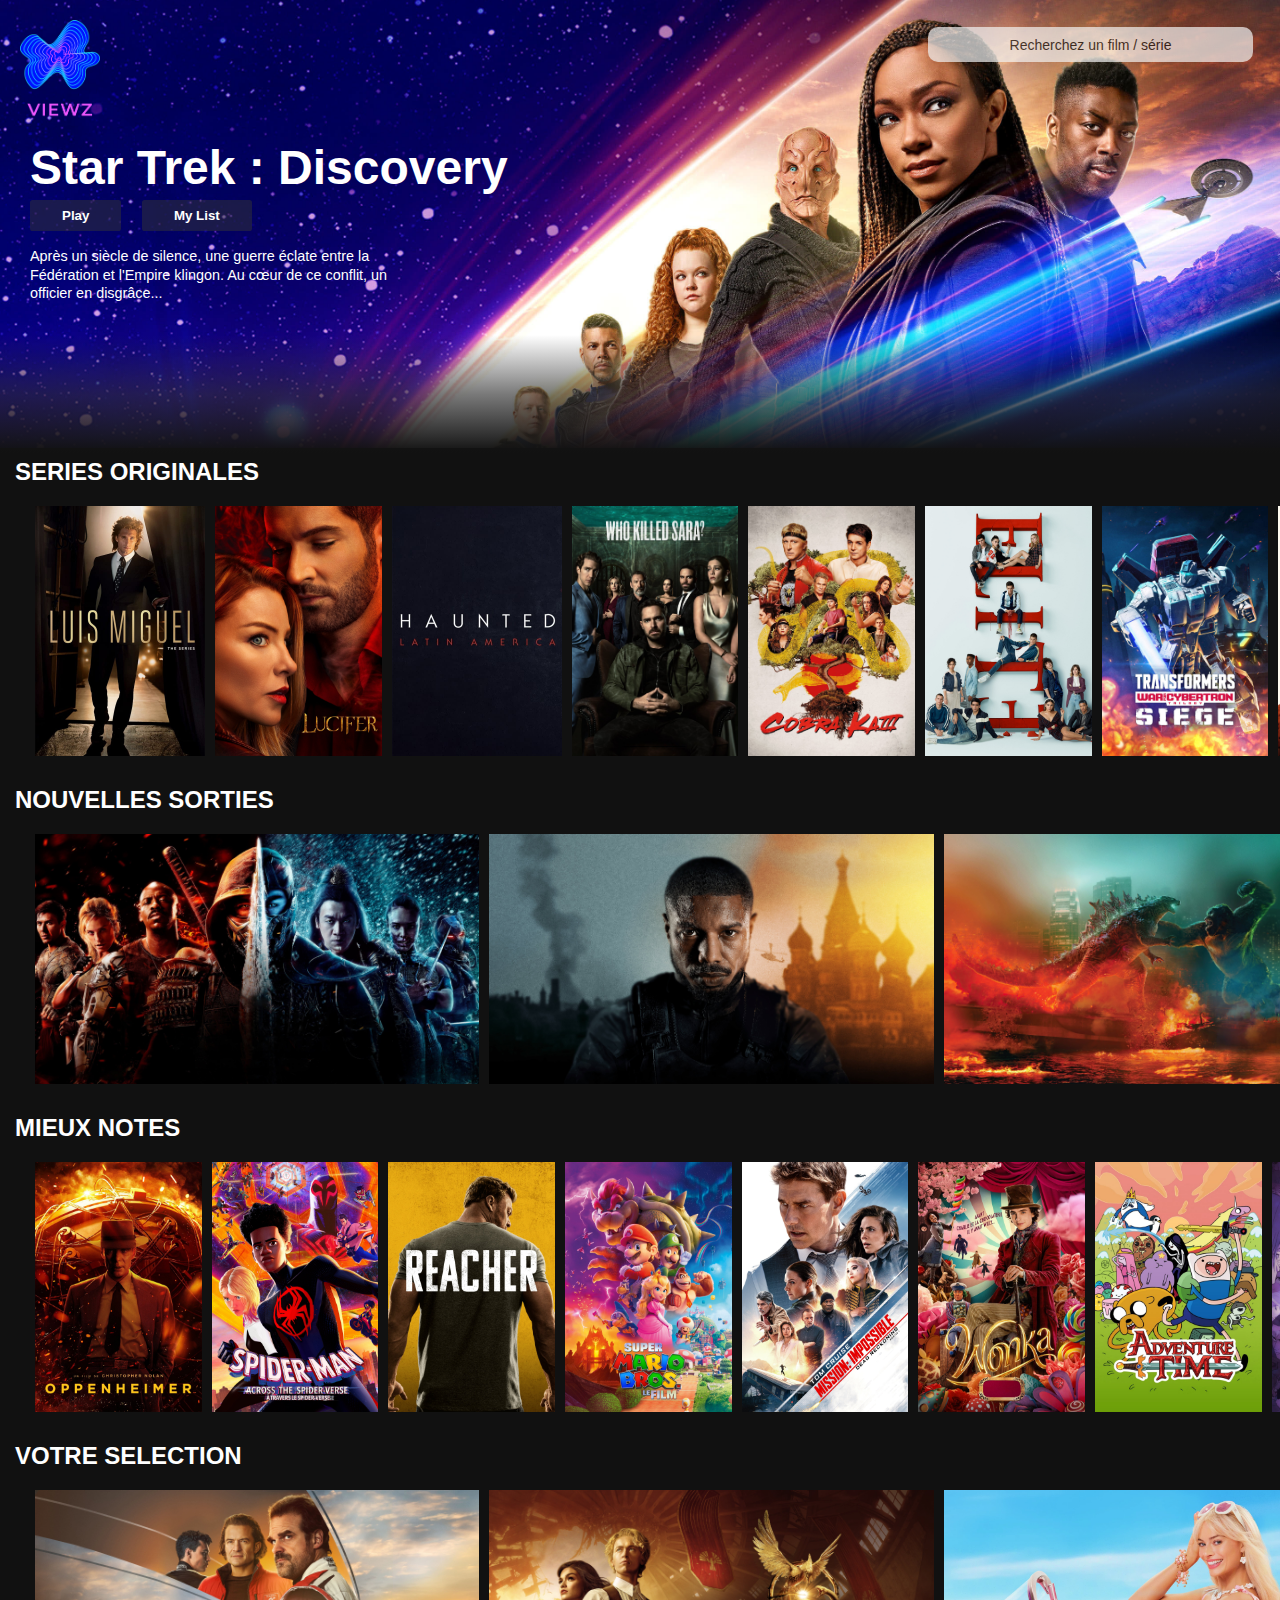
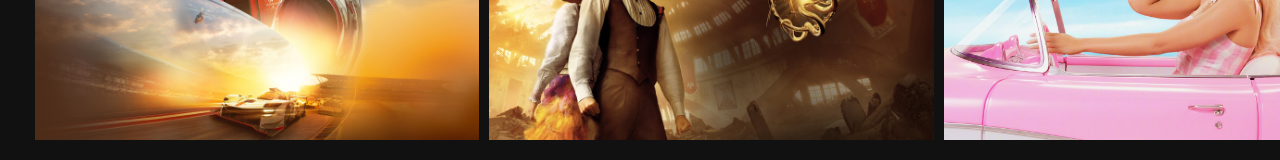
<file: index.html>
<!DOCTYPE html>
<html lang="fr">

<head>
    <meta charset="UTF-8">
    <meta name="viewport" content="width=device-width, initial-scale=1.0">
    <title>Viewz</title>
    <link rel="stylesheet" href="style.css">
    <link rel="icon" href="images/viewz-logo.png" type="image/x-icon">
</head>

<body>

    <div class="nav" id="nav">
        <img src="images/viewz-logo.png" alt="" class="nav_logo">
        <div class="search">
            <button id="redirectButton"> Recherchez un film / série</button>
        </div>
    </div>

    <!-- HEADER -->
    <div class="banner">
        <div class="banner_contents">
            <h1 class="banner_title">Star Trek : Discovery</h1>
            <div class="banner_buttons">
                <button class="banner_button" onclick="openTrailer('https://www.youtube.com/watch?v=TJwVNppatK0')">Play</button>
                <button class="banner_button">My List</button>
            </div>
            <div class="banner_description">
                Après un siècle de silence, une guerre éclate entre la Fédération et l'Empire klingon. Au cœur de ce
                conflit, un officier en disgrâce...
            </div>
        </div>
        <div class="banner_fadeBottom"></div>
    </div>
    <!-- SERIES ORIGINALES -->
    <div class="row">
        <h2>SERIES ORIGINALES</h2>
        <div class="row_posters">
            <img src="images/large-movie1.jpg" alt="" class="row_poster row_posterLarge" onclick="openTrailer('https://www.youtube.com/watch?v=ebI7b7NoH54')" />
            <img src="images/large-movie2.jpg" alt="" class="row_poster row_posterLarge" onclick="openTrailer('https://www.youtube.com/watch?v=vOzt9T2Ji3s')"/>
            <img src="images/large-movie3.jpg" alt="" class="row_poster row_posterLarge" onclick="openTrailer('https://www.youtube.com/watch?v=tUqBbkxFFfI')"/>
            <img src="images/large-movie4.jpg" alt="" class="row_poster row_posterLarge" onclick="openTrailer('https://www.youtube.com/watch?v=8ctRjR_DWAg')"/>
            <img src="images/large-movie5.jpg" alt="" class="row_poster row_posterLarge" onclick="openTrailer('https://www.youtube.com/watch?v=xVYAh0MQtiI')"/>
            <img src="images/large-movie6.jpg" alt="" class="row_poster row_posterLarge" onclick="openTrailer('https://www.youtube.com/watch?v=FtpRZghkRlI')"/>
            <img src="images/large-movie7.jpg" alt="" class="row_poster row_posterLarge" onclick="openTrailer('https://www.youtube.com/watch?v=UksT5I1lvJM')"/>
            <img src="images/large-movie8.jpg" alt="" class="row_poster row_posterLarge" onclick="openTrailer('https://www.youtube.com/watch?v=m72aT-pvdiI')"/>
            <img src="images/large-movie9.jpg" alt="" class="row_poster row_posterLarge" onclick="openTrailer('https://www.youtube.com/watch?v=b0CqOCLdeK4')"/>
            <img src="images/large-movie10.jpg" alt="" class="row_poster row_posterLarge" onclick="openTrailer('https://www.youtube.com/watch?v=jerFRSQW9g8')"/>
        </div>
    </div>
    <!-- NOUVELLES SORTIES -->
    <div class="row">
        <h2>NOUVELLES SORTIES</h2>
        <div class="row_posters">
            <img src="images/small-movie1.jpg" alt="" class="row_poster row_posterSmall" onclick="openTrailer('https://www.youtube.com/watch?v=B_SeNjJ5qyk')"/>
            <img src="images/small-movie2.jpg" alt="" class="row_poster row_posterSmall" onclick="openTrailer('https://www.youtube.com/watch?v=Qh8LQUDEbyc')"/>
            <img src="images/small-movie3.jpg" alt="" class="row_poster row_posterSmall" onclick="openTrailer('https://www.youtube.com/watch?v=Yce10h0cfCE')"/>
            <img src="images/small-movie4.jpg" alt="" class="row_poster row_posterSmall" onclick="openTrailer('https://www.youtube.com/watch?v=QolEkXbxupw')"/>
            <img src="images/small-movie5.jpg" alt="" class="row_poster row_posterSmall" onclick="openTrailer('https://www.youtube.com/watch?v=X_mSpyPVVzk')"/>
            <img src="images/small-movie6.jpg" alt="" class="row_poster row_posterSmall" onclick="openTrailer('https://www.youtube.com/watch?v=uREoeT1r57Q')"/>
            <img src="images/small-movie7.jpg" alt="" class="row_poster row_posterSmall" onclick="openTrailer('https://www.youtube.com/watch?v=rf_d8jA89_o')"/>
            <img src="images/small-movie8.jpg" alt="" class="row_poster row_posterSmall" onclick="openTrailer('https://www.youtube.com/watch?v=Eam4YDTTkdI')"/>
        </div>
    </div>
    <!-- MIEUX NOTES -->
    <div class="row">
        <h2>MIEUX NOTES</h2>
        <div class="row_posters">
            <img src="images/large-movie11.jpg" alt="" class="row_poster row_posterLarge" onclick="openTrailer('https://www.youtube.com/watch?v=mK02TkYBg9Y')"/>
            <img src="images/large-movie12.jpg" alt="" class="row_poster row_posterLarge" onclick="openTrailer('https://www.youtube.com/watch?v=UQDvqI7I7q4')"/>
            <img src="images/large-movie13.jpg" alt="" class="row_poster row_posterLarge" onclick="openTrailer('https://www.youtube.com/watch?v=P0ocuwCt0qs')"/>
            <img src="images/large-movie14.jpg" alt="" class="row_poster row_posterLarge" onclick="openTrailer('https://www.youtube.com/watch?v=GCW0KFA-yAM')"/>
            <img src="images/large-movie15.jpg" alt="" class="row_poster row_posterLarge" onclick="openTrailer('https://www.youtube.com/watch?v=kz34RaRBczI')"/>
            <img src="images/large-movie16.jpg" alt="" class="row_poster row_posterLarge" onclick="openTrailer('https://www.youtube.com/watch?v=yPmOnBX_7Ww')"/>
            <img src="images/large-movie17.jpg" alt="" class="row_poster row_posterLarge" onclick="openTrailer('https://www.youtube.com/watch?v=DRaLQ3kKz_k')"/>
            <img src="images/large-movie18.jpg" alt="" class="row_poster row_posterLarge" onclick="openTrailer('https://www.youtube.com/watch?v=hkir9oZs0M0')"/>
            <img src="images/large-movie19.jpg" alt="" class="row_poster row_posterLarge" onclick="openTrailer('https://www.youtube.com/watch?v=Z4DqUIaMUIE')"/>
            <img src="images/large-movie20.jpg" alt="" class="row_poster row_posterLarge" onclick="openTrailer('https://www.youtube.com/watch?v=Soepd523tFk')"/>
        </div>
    </div>

    <!-- VOTRE SELECTION -->
    <div class="row">
        <h2>VOTRE SELECTION</h2>
        <div class="row_posters">
            <img src="images/small-movie9.jpg" alt="" class="row_poster row_posterSmall" onclick="openTrailer('https://www.youtube.com/watch?v=9tR6oOlnkw4')"/>
            <img src="images/small-movie10.jpg" alt="" class="row_poster row_posterSmall" onclick="openTrailer('https://www.youtube.com/watch?v=BLJSN_UNqbc')"/>
            <img src="images/small-movie11.jpg" alt="" class="row_poster row_posterSmall" onclick="openTrailer('https://www.youtube.com/watch?v=2oOzWcbVf1c')"/>
            <img src="images/small-movie12.jpg" alt="" class="row_poster row_posterSmall" onclick="openTrailer('https://www.youtube.com/watch?v=xPq1fjg7yxc')"/>
            <img src="images/small-movie13.jpg" alt="" class="row_poster row_posterSmall" onclick="openTrailer('https://www.youtube.com/watch?v=HNXyorwF3kI')"/>
            <img src="images/small-movie14.jpg" alt="" class="row_poster row_posterSmall" onclick="openTrailer('https://www.youtube.com/watch?v=W2xLuOCvtQo')"/>
            <img src="images/small-movie15.jpg" alt="" class="row_poster row_posterSmall" onclick="openTrailer('https://www.youtube.com/watch?v=Jm_Bb5hTwkY')"/>
            <img src="images/small-movie16.jpg" alt="" class="row_poster row_posterSmall" onclick="openTrailer('https://www.youtube.com/watch?v=rLKo9TCxv5Q&t=4s')"/>
        </div>
    </div>

    <script src="script.js"></script>
</body>

</html>
</file>
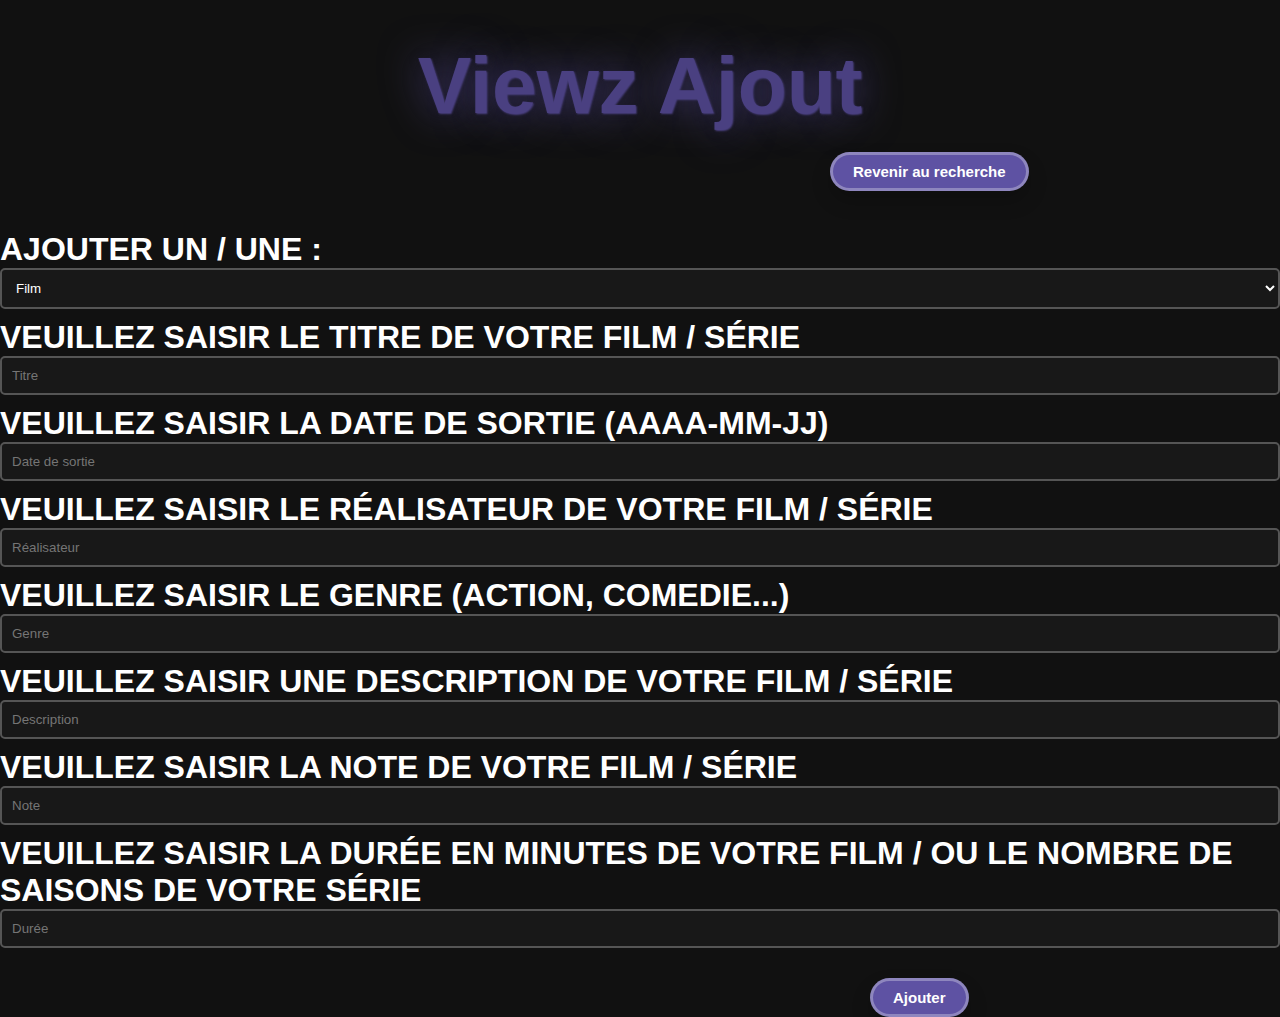
<file: ajout.html>
<!DOCTYPE html>
<html lang="fr">

<head>
    <meta charset="UTF-8">
    <meta name="viewport" content="width=device-width, initial-scale=1.0">
    <title>Viewz | Ajout</title>
    <link rel="stylesheet" href="style.css">
    <link rel="icon" href="images/viewz-logo.png" type="image/x-icon">
</head>

<body>
    <header>
        <h1>Viewz Ajout</h1>
        <button id="buttonLoad1" class="buttonLoad" onclick="redirectToFilm()">Revenir au recherche</button>
    </header>

    <form id="add-form">
        <h1>AJOUTER UN / UNE :</h1>
        <select id="tri" name="tri">
            <option value="film">Film</option>
            <option value="serie">Série</option>
        </select>

        <h1>VEUILLEZ SAISIR LE TITRE DE VOTRE FILM / SÉRIE</h1>
        <input type="text" name="titre" class="input" placeholder="Titre">

        <h1>VEUILLEZ SAISIR LA DATE DE SORTIE (AAAA-MM-JJ)</h1>
        <input type="text" name="dateSortie" class="input" placeholder="Date de sortie">

        <h1>VEUILLEZ SAISIR LE RÉALISATEUR DE VOTRE FILM / SÉRIE</h1>
        <input type="text" name="realisateur" class="input" placeholder="Réalisateur">

        <h1>VEUILLEZ SAISIR LE GENRE (ACTION, COMEDIE...)</h1>
        <input type="text" name="genre" class="input" placeholder="Genre">

        <h1>VEUILLEZ SAISIR UNE DESCRIPTION DE VOTRE FILM / SÉRIE</h1>
        <input type="text" name="description" class="input" placeholder="Description">

        <h1>VEUILLEZ SAISIR LA NOTE DE VOTRE FILM / SÉRIE</h1>
        <input type="text" name="note" class="input" placeholder="Note">

        <h1>VEUILLEZ SAISIR LA DURÉE EN MINUTES DE VOTRE FILM / OU LE NOMBRE DE SAISONS DE VOTRE SÉRIE</h1>
        <input type="text" name="duree" class="input" placeholder="Durée">

        <h1></h1>

        <button id="buttonLoad2" type="submit" class="buttonLoad">Ajouter</button>
    </form>

    <script src="script.js"></script>
</body>

</html>
</file>
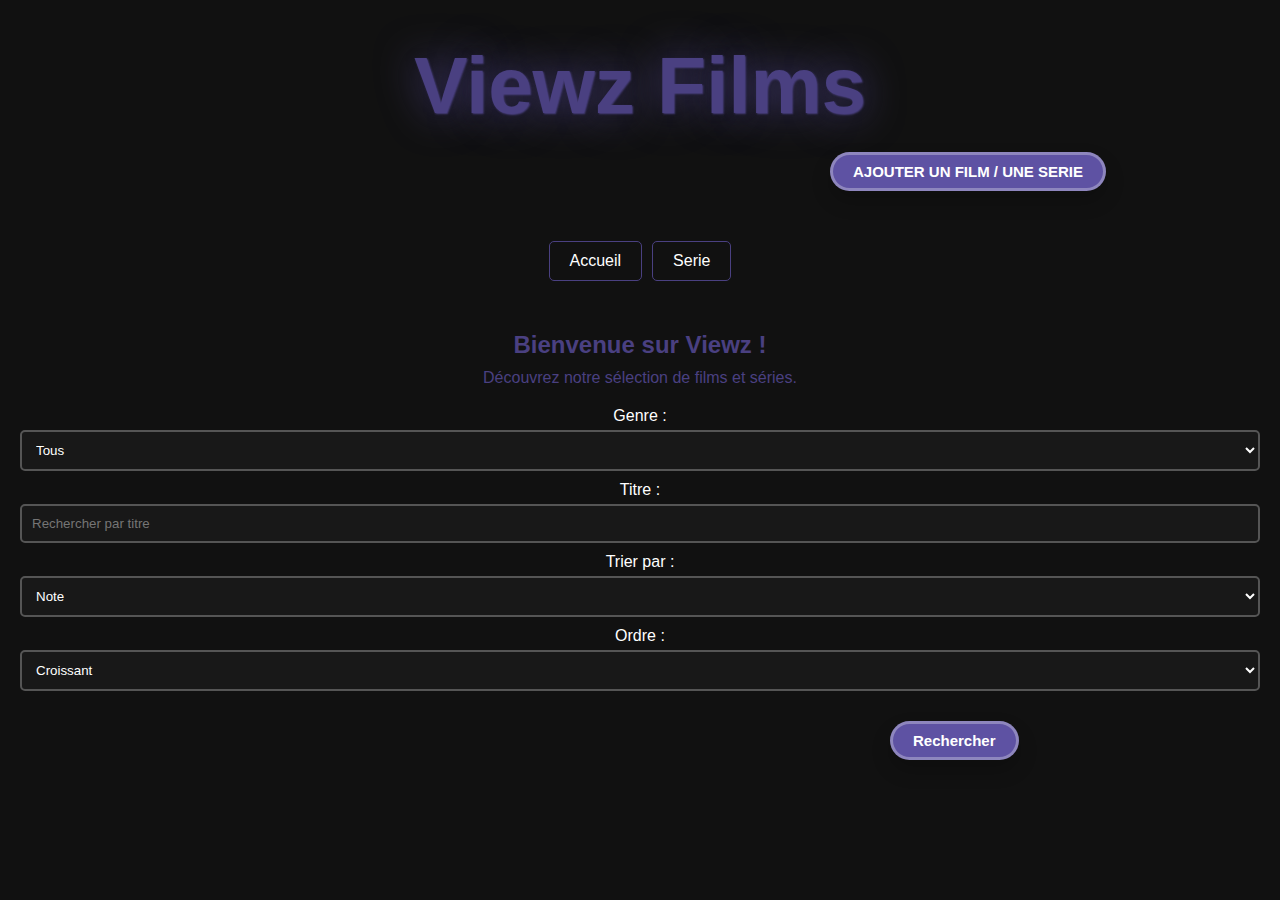
<file: recherche_film.html>
<!DOCTYPE html>
<html lang="fr">

<head>
    <meta charset="UTF-8">
    <meta name="viewport" content="width=device-width, initial-scale=1.0">
    <title>Viewz | Recherche Film</title>
    <link rel="stylesheet" href="style.css">
    <link rel="icon" href="images/viewz-logo.png" type="image/x-icon">
</head>

<body>
    <header>
        <h1>Viewz Films</h1>
        <button id="buttonLoad1" class="buttonLoad" onclick="redirectToAjoutFilm()"> AJOUTER UN FILM / UNE SERIE </button>

    </header>

    <nav>
        <ul class="tabs">
            <li onclick="redirectToAccueil()">Accueil</li>
            <li onclick="redirectToSeries()">Serie</li>
        </ul>
    </nav>

    <section id="main-content">
        <div id="accueil" class="tab-content">
            <h2>Bienvenue sur Viewz !</h2>
            <p>Découvrez notre sélection de films et séries.</p>
        </div>

        <form id="films" method="post" action="">
            <label for="genre">Genre :</label>
            <select id="genre" name="genre">
                <option value="tous">Tous</option>
                <option value="action">Action</option>
                <option value="drame">Drame</option>
                <option value="comedie">Comédie</option>
                <option value="fantastique">Fantastique</option>
            </select>

            <label for="titre">Titre :</label>
            <input type="text" id="titre" name="titre" placeholder="Rechercher par titre">

            <label for="tri">Trier par :</label>
            <select id="tri" name="tri">

                <option value="note">Note</option>
                <option value="duree">Durée</option>
            </select>

            <label for="ordre">Ordre :</label>
            <select id="ordre" name="ordre">
                <option value="asc">Croissant</option>
                <option value="desc">Décroissant</option>
            </select>

            <button id="buttonLoad2" class="buttonLoad" type="button" onclick="loadMovies()">Rechercher</button>
        </form>
        </div>

        <!-- Espace pour afficher les résultats des films -->
        <div id="resultats-films"></div>

        <!-- Espace pour afficher les résultats des séries -->
        <div id="resultats-series" style="display:none;"> <!-- Initialement caché -->
            <h2>Résultats des séries</h2>
            <div id="resultats-series-content"></div>
        </div>
    </section>

    <script src="script.js"></script>
</body>

</html>
</file>
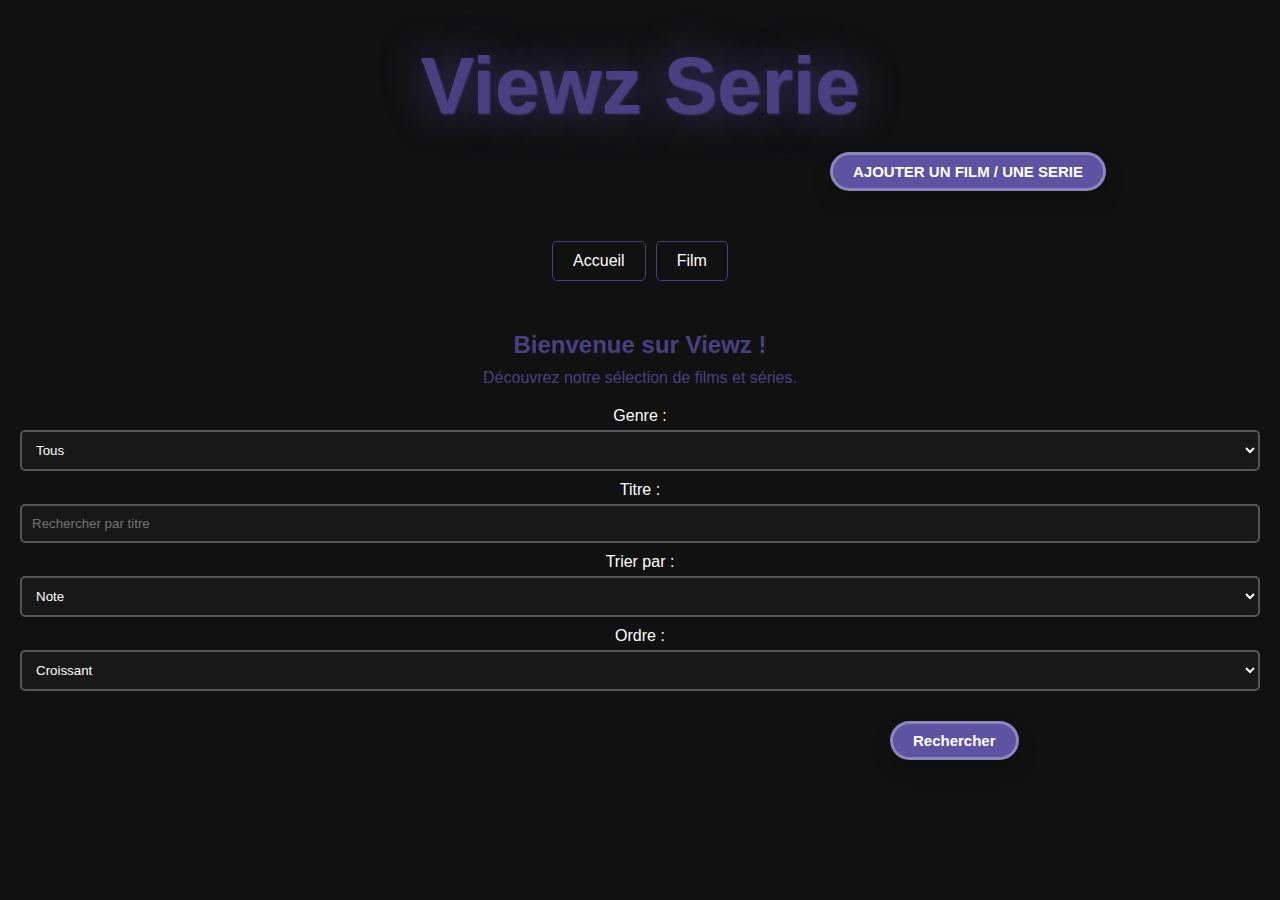
<file: recherche_serie.html>
<!DOCTYPE html>
<html lang="fr">

<head>
    <meta charset="UTF-8">
    <meta name="viewport" content="width=device-width, initial-scale=1.0">
    <title>Viewz | Recherche Serie</title>
    <link rel="stylesheet" href="style.css">
    <link rel="icon" href="images/viewz-logo.png" type="image/x-icon">
</head>

<body>
    <header>
        <h1>Viewz Serie</h1>
        <button id="buttonLoad1" class="buttonLoad" onclick="redirectToAjoutFilm()"> AJOUTER UN FILM / UNE SERIE </button>

    </header>

    <nav>
        <ul class="tabs">
            <li onclick="redirectToAccueil()">Accueil</li>
            <li onclick="redirectToFilm()">Film</li>
        </ul>
    </nav>

    <section id="main-content">
        <div id="accueil" class="tab-content">
            <h2>Bienvenue sur Viewz !</h2>
            <p>Découvrez notre sélection de films et séries.</p>
        </div>

            <form id="films" method="post" action="">
                <label for="genre">Genre :</label>
                <select id="genre" name="genre">
                    <option value="tous">Tous</option>
                    <option value="action">Action</option>
                    <option value="drame">Drame</option>
                    <option value="comedie">Comédie</option>
                    <option value="fantastique">Fantastique</option>
                </select>

                <label for="titre">Titre :</label>
                <input type="text" id="titre" name="titre" placeholder="Rechercher par titre">

                <label for="tri">Trier par :</label>
                <select id="tri" name="tri">

                    <option value="note">Note</option>
                    <option value="duree">saison(s)</option>
                </select>

                <label for="ordre">Ordre :</label>
                <select id="ordre" name="ordre">
                    <option value="asc">Croissant</option>
                    <option value="desc">Décroissant</option>
                </select>

                <button id="buttonLoad2" type="button" class="buttonLoad" onclick="loadMovies()">Rechercher</button>
            </form>
        </div>

        <!-- Espace pour afficher les résultats des films -->
        <div id="resultats-films"></div>

        <!-- Espace pour afficher les résultats des séries -->
        <div id="resultats-series" style="display:none;"> <!-- Initialement caché -->
            <h2>Résultats des séries</h2>
            <div id="resultats-series-content"></div>
        </div>
    </section>

    <script src="script.js"></script>
</body>

</html>
</file>
<file: style.css>
* {
    margin: 0;
    box-sizing: border-box;
}

body {
    font-family: Arial, Helvetica, sans-serif;
    background-color: #111;
}

.row_poster {
    width: 100%;
    object-fit: contain;
    max-height: 100px;
    margin-right: 10px;
    transition: transform 450ms;
}

.row_posters {
    display: flex;
    overflow-y: hidden;
    overflow-x: scroll;
    padding: 20px;
}

.row_poster:hover {
    transform: scale(1.08);
}

.row_posters::-webkit-scrollbar {
    display: none;
}

.row_posterLarge {
    max-height: 250px;
    max-width: 400px;
    cursor: pointer;
}

.row_posterLarge:hover {
    transform: scale(1.09);
}

.row_posterSmall {
    max-height: 250px;
    cursor: pointer;
}

.row_posterSmall:hover {
    transform: scale(1.09);
    color: rgba(51, 51, 51, 0.5);
}

.row {
    color: white;
    margin-top: 10px;
    margin-left: 15px;
}

.banner {
    background-image: url(images/banner.jpg);
    background-size: cover;
    background-position: center 10%;
    color: white;
    object-fit: contain;
    height: 448px;
}

.banner_contents {
    margin-left: 30px;
    padding-top: 140px;
    height: 190px;
}

.banner_title {
    font-size: 3rem;
    font-weight: 800;
    padding-bottom: 0.3rem;
}

.banner_description {
    width: 45rem;
    line-height: 1.3;
    padding-top: 1rem;
    font-size: 0.9rem;
    max-width: 360px;
    height: 180px;
}

.banner_button {
    cursor: pointer;
    color: #fff;
    outline: none;
    border: none;
    font-weight: 700;
    border-radius: 0.2vw;
    padding-left: 2rem;
    padding-right: 2rem;
    margin-right: 1rem;
    padding-top: 0.5rem;
    padding-bottom: 0.5rem;
    background-color: rgba(51, 51, 51, 0.5);
}

.banner_button:hover {
    color: #000;
    background-color: #e6e6e6;
    transition: all 0.2s;
}

.banner_fadeBottom {
    margin-top: 145px;
    height: 7.4rem;
    background-image: linear-gradient(180deg, transparent, rgba(37, 37, 37, 0.61), #111);
}

.nav_logo {
    width: 80px;
    object-fit: contain;
}

.nav_logo:hover {
    transform: scale(1.05);
    cursor: pointer;
}

.nav {
    position: fixed;
    top: 0;
    width: 100%;
    display: flex;
    justify-content: space-between;
    padding: 20px;
    z-index: 1;
    transition-timing-function: ease-in;
    transition: all 0.5s;
}

.nav_black {
    background-color: rgba(6.67, 6.67, 6.67, 0.8);
}

.search {
    float: right;
    margin: 7px;
}

.search button {
    background-color: #f2f2f2;
    opacity: 0.7;
    color: #111;
    float: right;
    padding: 5px 10px;
    height: 35px;
    width: 325px;
    font-size: 14px;
    border: none;
    cursor: pointer;
    border-radius: 10px;
    text-shadow: #111;
}

.search button:hover {
    color: #111;
    background-color: #d6d6d6;
    transition: all 0.2s;
}

header {
    background-color: #111;
    color: #4A4081;
    text-align: center;
    text-shadow: 1px 1px 2px, 0 0 1em #4A4081, 0 0 0.2em #111;
    padding: 1em;
    font-size: 2.5em;
}

.tabs {
    list-style: none;
    padding: 0;
    margin: 0;
    display: flex;
    justify-content: center;
    background-color: #111;
}

.tabs li {
    cursor: pointer;
    padding: 10px 20px;
    margin: 0 5px;
    border: 1px solid #4A4081;
    border-radius: 5px;
    transition: background-color 0.3s ease, color 0.3s ease;
}

.tabs li:hover {
    background-color: #7163c4;
    color: #111;
}

#main-content {
    padding: 20px;
    text-align: center;
}

.tab-content {
    /* Changé à une teinte de gris-violet */
    padding: 20px;
    border-radius: 10px;
    animation: fadeIn 0.5s ease;
    color: #4A4081;
}

@keyframes fadeIn {
    from {
        opacity: 0;
    }

    to {
        opacity: 1;
    }
}

.tab-content h2 {
    color: #4A4081;
    /* Changé à une teinte de bleu */
    margin-bottom: 10px;
}

label {
    display: block;
    margin-bottom: 5px;
    color: #fff;
}

select,
input {
    padding: 10px;
    margin-bottom: 10px;
    width: 100%;
    box-sizing: border-box;
    background-color: #181818;
    color: #fff;
    border: 2px solid #555;
    border-radius: 5px;
}

.button:hover {
    background-color: #5e52a3;
}

#resultats-films,
#resultats-films-accueil {
    margin-top: 20px;
    color: #fff;
}

nav {
    background-color: #111;
    color: #fff;
    text-align: center;
    padding: 10px 0;
}

#add-form h1 {
    color: #fff;
}

.buttonLoad {
    position: relative;
    transition: all 0.3s ease-in-out;
    box-shadow: 0px 10px 20px rgba(0, 0, 0, 0.2);
    padding-block: 0.5rem;
    padding-inline: 1.25rem;
    background-color: #5e52a3;
    border-radius: 9999px;
    display: flex;
    align-items: center;
    justify-content: center;
    color: #ffff;
    gap: 10px;
    font-weight: bold;
    border: 3px solid #ffffff4d;
    outline: none;
    overflow: hidden;
    font-size: 15px;
    cursor: pointer;
    margin-top: 20px;
    text-align: center;
}

#buttonLoad1 {
    position: relative;
    left : 790px;
}

#buttonLoad2 {
    position: relative;
    left : 870px;
}

.buttonLoad:hover {
    transform: scale(1.05);
    border-color: #fff9;
}

.buttonLoad:hover .icon {
    transform: translate(4px);
}

.buttonLoad:hover::before {
    animation: shine 1.5s ease-out infinite;
}

.buttonLoad::before {
    content: "";
    position: absolute;
    width: 100px;
    height: 100%;
    background-image: linear-gradient(120deg,
            rgba(255, 255, 255, 0) 30%,
            rgba(255, 255, 255, 0.8),
            rgba(255, 255, 255, 0) 70%);
    top: 0;
    left: -100px;
    opacity: 0.6;
}

@keyframes shine {
    0% {
        left: -100px;
    }

    60% {
        left: 100%;
    }

    to {
        left: 100%;
    }
}
</file>
